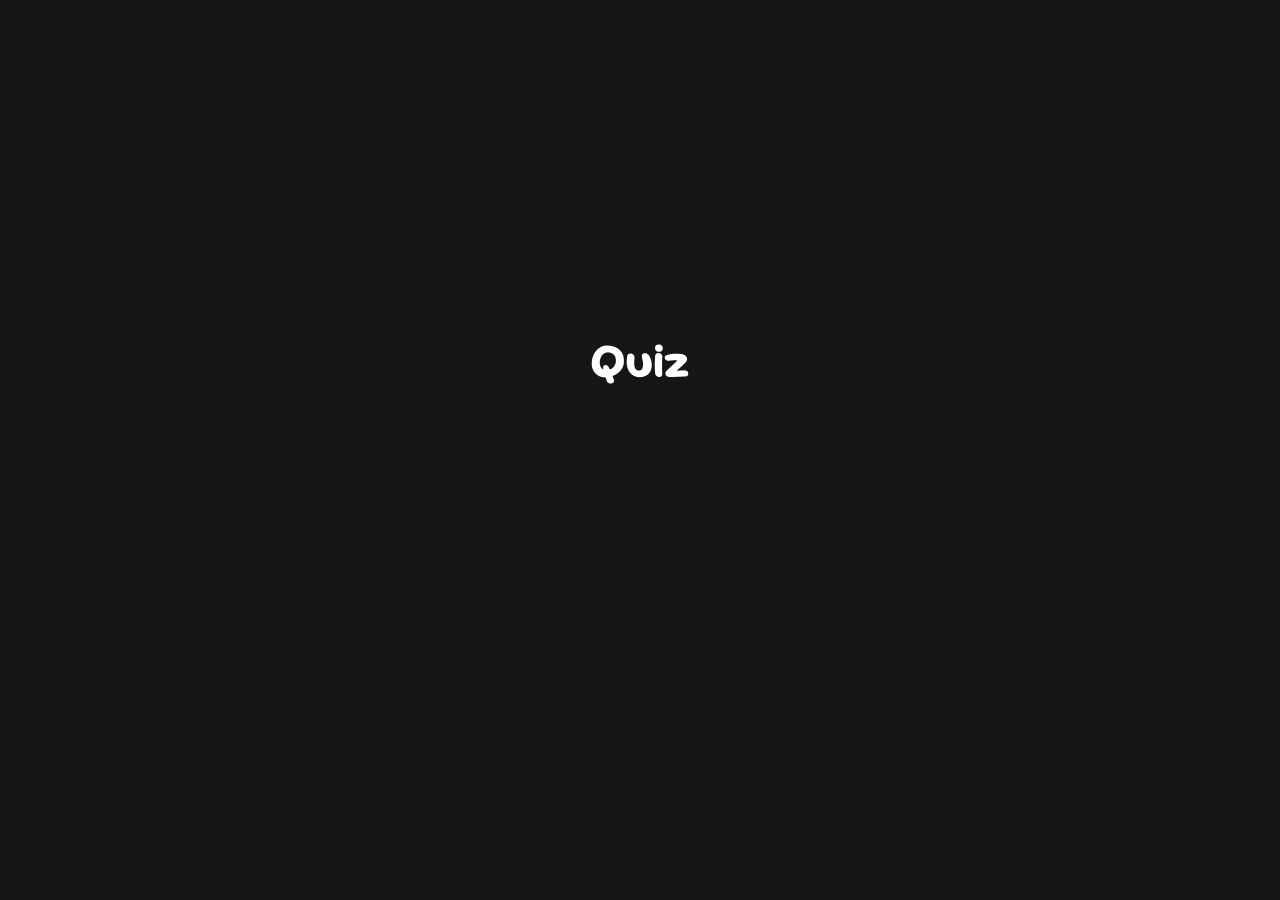
<file: index.html>
<!DOCTYPE html>
<html>

    <head>
        <link rel="shortcut icon" href="coding.png" type="image/png">
        <title>Quiz App</title>
        <link rel="stylesheet" href="style.css">
        <link rel="stylesheet" href="splashscreen.css">
        <link rel="stylesheet" href="https://cdnjs.cloudflare.com/ajax/libs/font-awesome/5.15.3/css/all.min.css">
    </head>

    <body>
        <!-- Splash Screen -->
        <div class="intro-ss">
            <h1 class="logo-header-ss">
                <span class="logo-ss">Qu</span><span class="logo-ss">iz</span>
            </h1>
        </div>
        <main class="main">
            <header class="header">
                <a href="index.html" class="logo">Quiz</a>

                <nav class="navbar-about">
                    <a href="about.html">About</a>
                </nav>
                <nav class="navbar-help">
                    <a href="help.html">Help</a>
                </nav>
            </header>

            <div class="container">
                <section class="quiz-section">
                    <div class="quiz-box">
                        <h1 class="quiz-category">Quiz App</h1>
                        <div class="quiz-header">
                            <span class="header-score">Score: 0 / 5</span>
                        </div>

                        <h2 class="question-text"></h2>

                        <div class="option-list">
                            <!-- The Below Code is Quiz Options demo while building -->
                            <!-- <div class="option">
                            <span>A. Jack</span>
                        </div>
                        <div class="option">
                            <span>B. Shuva</span>
                        </div>
                        <div class="option">
                            <span>C. Ram</span>
                        </div>
                        <div class="option">
                            <span>D. Hari</span>
                        </div> -->
                        </div>

                        <div class="quiz-footer">
                            <span class="question-total">1 of 5 Questions</span>
                            <button class="next-btn">Next</button>
                        </div>
                    </div>

                    <div class="result-box">
                        <h2>Quiz Result!</h2>
                        <div class="percentage-container">
                            <div class="circular-progress">
                                <span class="progress-value">0%</span>
                            </div>

                            <span class="score-text">Your Score 0 out of 5</span>
                        </div>

                        <div class="buttons">
                            <button class="tryAgain-btn">Try Again</button>
                            <button class="goHome-btn">Go To Home</button>
                        </div>
                    </div>
                </section>

                <section class="home">
                    <div class="home-content">
                        <p>Wanna Test Your IQ?</p>
                        <button class="start-btn">Get Started</button>
                    </div>
                </section>
            </div>
        </main>

        <div class="popup-info">
            <h2>Choose a Catogery</h2>
            <button class="info science-cat"><i class="fas fa-flask"></i> Science</button>
            <button class="info maths-cat"><i class="fas fa-square-root-alt"></i> Mathematics</button>
            <button class="info english-cat"><i class="fas fa-book"></i> English</button>
            <button class="info general-cat"><i class="fas fa-globe"></i> General</button>
            <button class="info physics-cat"><i class="fas fa-atom"></i> Physics</button>
            <button class="info computer-cat"><i class="fas fa-laptop-code"></i> Computer</button>
            <button class="info random-cat rapid-cat"><i class="fas fa-bolt"></i>Random</button>

            <div class="btn-group">
                <button class="info-btn exit-btn">Exit Quiz</button>
                <a href="#" class="info-btn continue-btn">Continue</a>
            </div>
        </div>

        <script src="splashscreen.js"></script>
        <script src="script.js"></script>
        <script src="questions.js"></script>
    </body>

    </html>
</file>
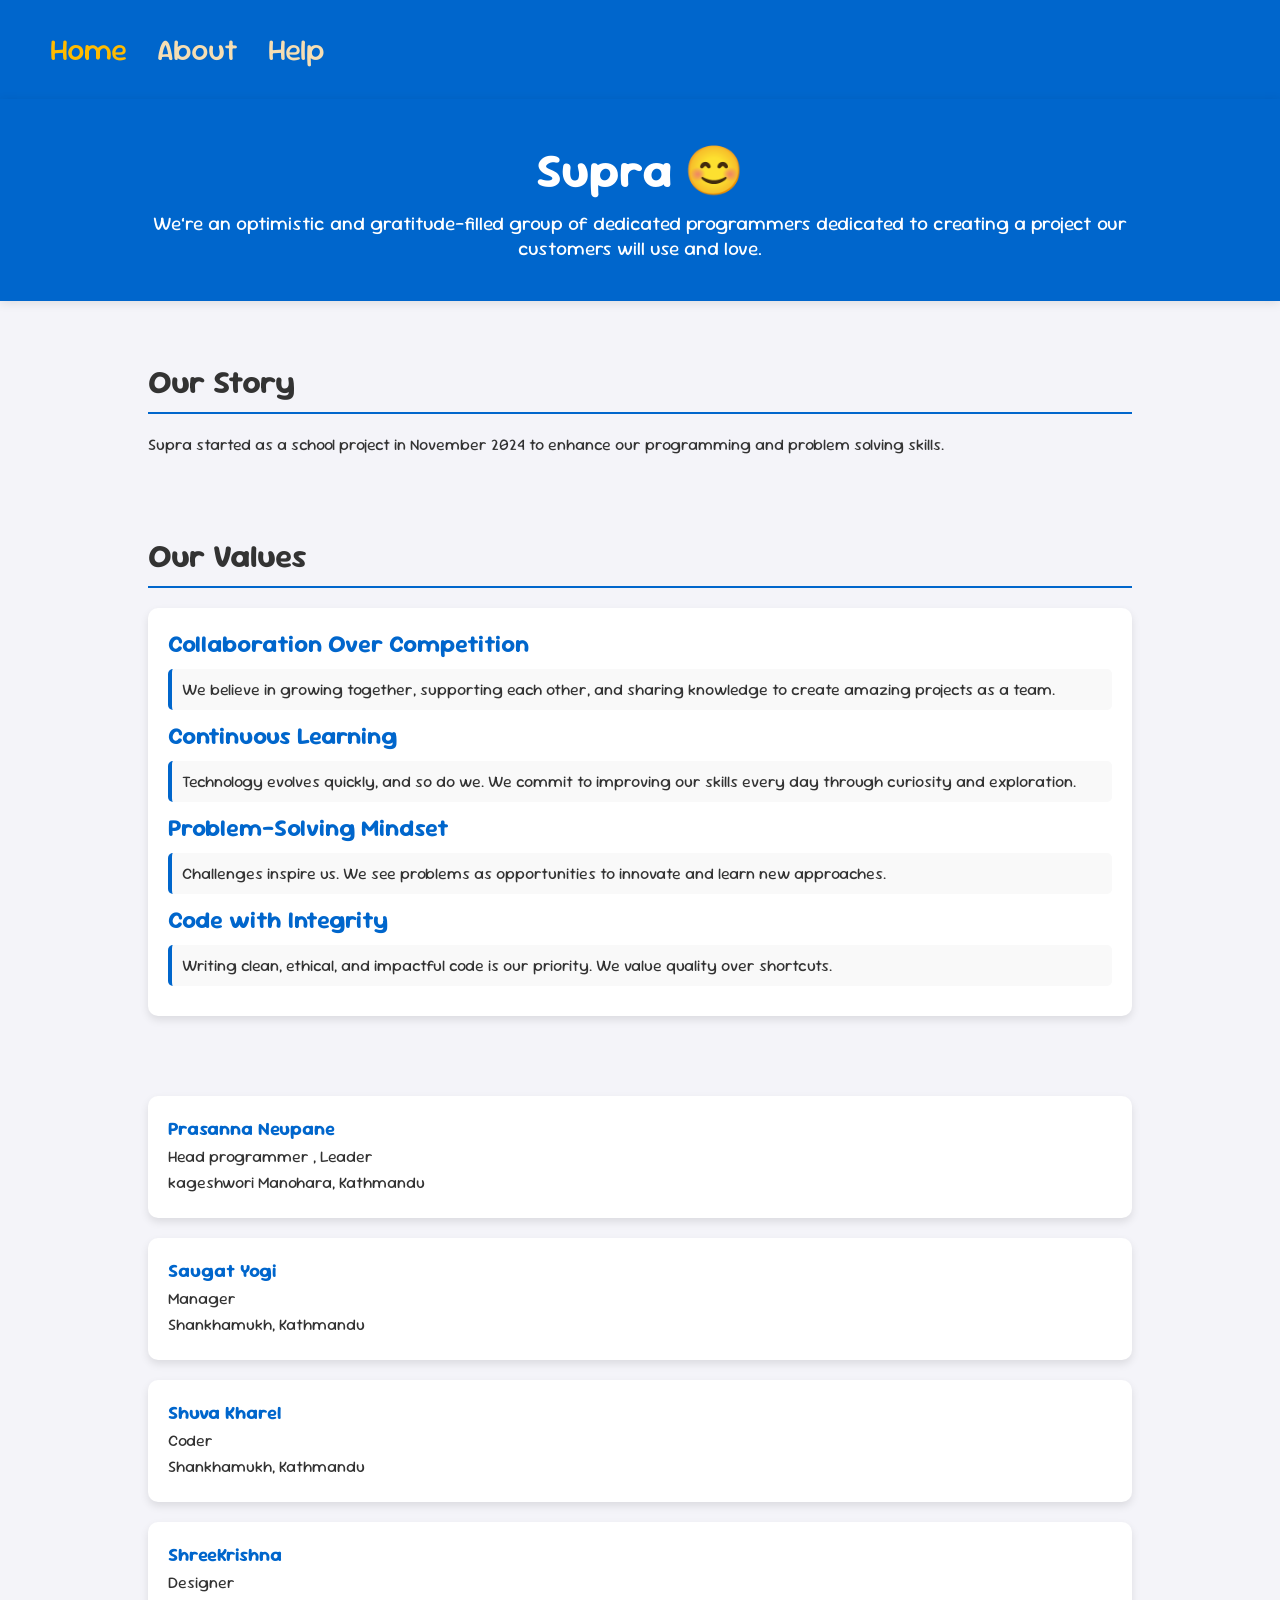
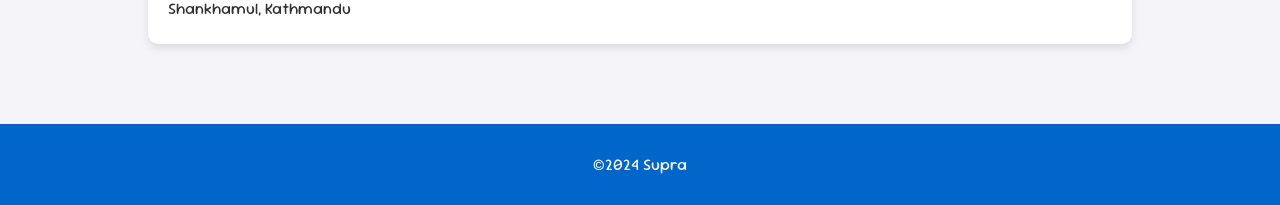
<file: about.html>
<!DOCTYPE html>
<html lang="en">

<head>
    <title>SuPra | About Us</title>
    <link rel="stylesheet" href="about.css">
</head>

<body>
    <header class="header">
        <nav class="navbar">
            <a href="index.html" class="active">Home</a>
            <a href="about.html">About</a>
            <a href="help.html">Help</a>
        </nav>
    </header>
    <header class="header">
        <div class="container">
            <h1><big>Supra 😊</big></h1>
            <p>We’re an optimistic and gratitude-filled group of dedicated programmers dedicated to creating a
                project our customers will use and love.</p>
        </div>
    </header>

    <section class="our-story">
        <div class="container">
            <h2>Our Story</h2>
            <p>Supra started as a school project in November 2024 to enhance our programming and problem solving
                skills.</p>
        </div>
    </section>

    <section class="values">
        <div class="container">
            <h2>Our Values</h2>
            <div class="value">
                <h3>Collaboration Over Competition</h3>
                <ul>
                    <li>We believe in growing together, supporting each other, and sharing knowledge to create
                        amazing projects as a team.</li>
                </ul>

                <h3>Continuous Learning</h3>
                <ul>
                    <li> Technology evolves quickly, and so do we. We commit to improving our skills every day
                        through curiosity and exploration.
                    </li>
                </ul>

                <h3>Problem-Solving Mindset</h3>
                <ul>
                    <li> Challenges inspire us. We see problems as opportunities to innovate and learn new
                        approaches.
                    </li>
                </ul>

                <h3> Code with Integrity </h3>
                <ul>
                    <li> Writing clean, ethical, and impactful code is our priority. We value quality over
                        shortcuts.

                    </li>
                </ul>

            </div>

    </section>

    <section class="team">
        <div class="container">
            <div class="team-member">
                <h3>Prasanna Neupane</h3>
                <p>Head programmer , Leader</p>
                <p>kageshwori Manohara, Kathmandu</p>
            </div>
            <div class="team-member">
                <h3>Saugat Yogi</h3>
                <p>Manager</p>
                <p>Shankhamukh, Kathmandu</p>
            </div>
            <div class="team-member">
                <h3>Shuva Kharel</h3>
                <p>Coder</p>
                <p>Shankhamukh, Kathmandu</p>
            </div>
            <div class="team-member">
                <h3>ShreeKrishna</h3>
                <p>Designer</p>
                <p>Shankhamul, Kathmandu</p>
            </div>
        </div>
    </section>

    <footer class="footer">
        <div class="container">
            <p>©2024 Supra</p>
        </div>
    </footer>
</body>

</html>

</body>

</html>
</file>
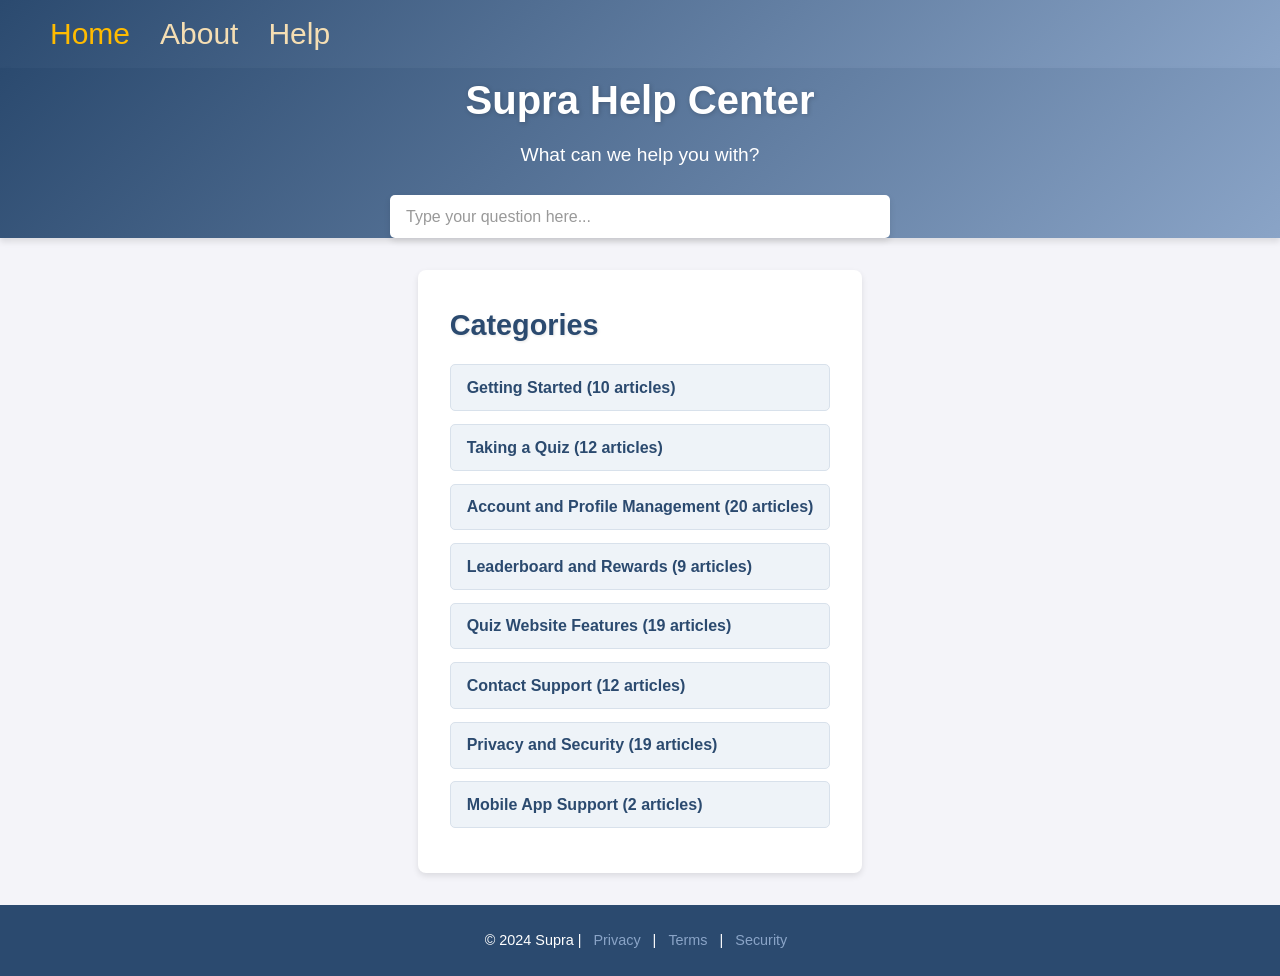
<file: help.html>
<!DOCTYPE html>
<html lang="en">

<head>
    <meta charset="UTF-8">
    <meta name="viewport" content="width=device-width, initial-scale=1.0">
    <title>Supra Help Center</title>
    <link rel="stylesheet" href="help.css">
</head>

<body>
    <header class="header">
        <nav class="navbar">
            <a href="index.html" class="active">Home</a>
            <a href="about.html">About</a>
            <a href="help.html">Help</a>
        </nav>
    </header>
    <header>
        <h1>Supra Help Center</h1>
        <p>What can we help you with?</p>
        <input type="text" placeholder="Type your question here...">
    </header>
    <main>
        <section>
            <h2>Categories</h2>
            <ul>
                <li><a href="#">Getting Started (10 articles)</a></li>
                <li><a href="#">Taking a Quiz (12 articles)</a></li>
                <li><a href="#">Account and Profile Management (20 articles)</a></li>
                <li><a href="#">Leaderboard and Rewards (9 articles)</a></li>
                <li><a href="#">Quiz Website Features (19 articles)</a></li>
                <li><a href="#">Contact Support (12 articles)</a></li>
                <li><a href="#">Privacy and Security (19 articles)</a></li>
                <li><a href="#">Mobile App Support (2 articles)</a></li>
            </ul>
        </section>
    </main>
    <footer>
        <p>&copy; 2024 Supra | <a href="#">Privacy</a> | <a href="#">Terms</a> | <a href="#">Security</a></p>
    </footer>
</body>

</html>
</file>
<file: style.css>
@import url('https://fonts.googleapis.com/css2?family=Sour+Gummy:ital,wght@0,100..900;1,100..900&display=swap');

* {
    margin: 0;
    padding: 0;
    font-family: "Sour Gummy", sans-serif;
    box-sizing: border-box;
    text-decoration: none;
}

body {
    color: #fff;
    background: black;
    overflow: hidden;
}

.header {
    position: fixed;
    top: 0;
    left: 0;
    width: 100%;
    padding: 20px 10%;
    background: transparent;
    display: flex;
    justify-content: space-between;
    align-items: center;
    z-index: 100;
}

.header img {
    margin-left: -100px;
    height: 150px;
    width: 150px;
}

.header .logo {
    color: #fff;
    margin-top: 60px;
    font-size: 50px;
    font-weight: 700;
    filter: drop-shadow(0 0 5px white) brightness(5);
    transition: 500ms ease-in-out;
}

.header .logo:hover {
    font-size: 55px;
    font-weight: 700;
    filter: drop-shadow(0 0 5px blye) brightness(5);
}

.navbar-about {
    margin-left: 100px;
    margin-bottom: 20px;
    position: fixed;
    bottom: 0;
    left: 0;
    width: 100%;
    display: flex;
    justify-content: flex-start;
    padding: 10px 20px;
    background-color: transparent;
    z-index: 100;
}

.navbar-about a {
    font-size: 35px;
    color: #fff;
    text-decoration: none;
    font-weight: 500;
    margin-left: 20px;
}


.navbar-about a:hover,
.navbar a.active {
    transition: 0.5s;
    color: rgb(255, 187, 0);
}

.navbar-help {
    margin-bottom: 20px;
    margin-right: 100px;
    position: fixed;
    bottom: 0;
    right: 0;
    display: flex;
    justify-content: flex-end;
    padding: 10px 20px;
    background-color: transparent;
    z-index: 100;
}

.navbar-help a {
    font-size: 35px;
    color: #fff;
    text-decoration: none;
    font-weight: 500;
    margin-left: 20px;
}


.navbar-help a:hover,
.navbar a.active {
    transition: 0.5s;
    color: rgb(255, 187, 0);
}

.main {
    min-height: 100vh;
    background: url('background.jpeg') no-repeat;
    background-size: cover;
    background-position: center;
    pointer-events: auto;
    transition: 500ms ease;
}

.main::before {
    content: '';
    position: absolute;
    top: 0;
    left: 0;
    right: 0;
    bottom: 0;
    background: rgba(0, 0, 0, 0.5);
    pointer-events: none;
    transition: 500ms ease;
}

.main.active {
    filter: blur(15px);
    pointer-events: none;
}

.container {
    display: flex;
    height: 100vh;
    width: 200%;
}

.home {
    position: relative;
    left: -50%;
    width: 100%;
    display: flex;
    justify-content: center;
    align-items: center;
}

.home-content {
    max-width: 600px;
    display: flex;
    align-items: center;
    flex-direction: column;
}

.home-content p {
    text-align: center;
    color: #fff;
    font-size: 78px;
    font-weight: 700;
    text-shadow: 0 0 10px rgba(0, 0, 0, 0, 0.3);
}

.home-content .start-btn {
    margin-top: 20px;
    transition: 500ms;
    width: 190px;
    height: 55px;
    background: #2b9348;
    border: 2px solid #fff;
    outline: none;
    border-radius: 6px;
    box-shadow: 0 0 10px rgb(18, 153, 194);
    font-size: 30px;
    color: #fff;
    letter-spacing: 1px;
    font-weight: 600;
    cursor: pointer;
}

.home-content .start-btn:hover {
    background: rgb(3, 102, 133);
    box-shadow: none;

}

.popup-info {
    position: absolute;
    top: 50%;
    left: 50%;
    transform: translate(-50%, -50%) scale(0.9);
    width: 500px;
    background: #fff;
    border-radius: 6px;
    padding: 10px 25px;
    opacity: 0;
    pointer-events: none;
}

.popup-info.active {
    opacity: 1;
    pointer-events: auto;
    transform: translate(-50%, -50%) scale(1);
}

.popup-info h2 {
    font-size: 40px;
    color: black;
    margin-bottom: 20px;
}

.popup-info .info {
    margin: 6px;
    display: inline-block;
    justify-content: center;
    align-items: center;
    width: 130px;
    height: 45px;
    background-color: #ccc9dc;
    border: 2px solid #ccc9dc;
    outline: none;
    border-radius: 6px;
    text-decoration: none;
    font-size: 16px;
    color: black;
    font-weight: 600;
    box-shadow: 0 0 10px rgba(0, 0, 0, 0, 0.1);
    cursor: pointer;
    transition: 500ms ease;
}

.popup-info .active {
    background: #332b63;
    border-color: #332b63;
    color: #fff;
    transition: 500ms ease;
}

.popup-info .info:hover {
    background: #332b63;
    border-color: #332b63;
    color: #fff;
    transition: 500ms ease;
}

.popup-info .random-cat {
    padding: 30px 30px;
    margin-left: auto;
    margin-right: auto;
    text-align: center;
    display: flex;
    background: rgba(236, 38, 38, 0.5);
    border-color: rgba(236, 38, 38, 0.5);
}


.popup-info .random-cat:hover {
    background: rgba(247, 21, 21, 0.884);
    border-color: rgba(247, 21, 21, 0.884);
}

.popup-info .random-active {
    background: rgba(247, 21, 21, 0.884);
    border-color: rgba(247, 21, 21, 0.884);
}

.popup-info .btn-group {
    display: flex;
    justify-content: space-between;
    align-items: center;
    margin-top: 30px;
}

.popup-info .btn-group .info-btn {
    display: inline-flex;
    justify-content: center;
    align-items: center;
    width: 130px;
    height: 45px;
    background-color: transparent;
    border: 2px solid black;
    outline: none;
    border-radius: 6px;
    text-decoration: none;
    font-size: 16px;
    color: black;
    font-weight: 600;
    box-shadow: 0 0 10px rgba(0, 0, 0, 0, 0.1);
    cursor: pointer;
}

.popup-info .btn-group .exit-btn {
    border: 2px solid black;
    color: #cf0d0d;
}

.popup-info .btn-group .exit-btn:hover {
    background: #cf0d0d;
    border-color: #cf0d0d;
    color: #fff;
}

.popup-info .btn-group .continue-btn {
    pointer-events: none;
}

.popup-info .btn-group .continue-btn.active {
    pointer-events: auto;
    background: #70e000;
    border-color: #70e000;
    color: #fff;
}

.popup-info .btn-group .continue-btn.rapid-active {
    pointer-events: auto;
    background: rgb(255, 0, 0);
    border-color: rgb(255, 0, 0);
    color: #fff;
}

.quiz-section {
    position: relative;
    left: -50%;
    width: 100%;
    background: linear-gradient(45deg, #000047, rgb(48, 1, 48));
    display: flex;
    justify-content: center;
    align-items: center;
    z-index: 100;
    transition: 800ms ease-in-out;
    transition-delay: 250ms;
    z-index: 100;
}

.quiz-section.active {
    left: 0;
}

.quiz-section .quiz-box {
    position: relative;
    width: 500px;
    background: transparent;
    border: 2px solid blueviolet;
    border-radius: 6px;
    display: flex;
    flex-direction: column;
    padding: 20px 30px;
    opacity: 0;
    pointer-events: none;
    transform: scale(0.9);
    transition: 300ms ease;
    transition-delay: 0s;
}

.quiz-section .quiz-box.active {
    background: black;
    opacity: 100;
    pointer-events: auto;
    transform: scale(1);
    transition: 1s ease;
    transition-delay: 1s;
}

.quiz-box h1 {
    font-size: 32px;
    text-align: center;
    background: linear-gradient(45deg, rgb(48, 1, 48), #000047);
    border-radius: 6px;
}

.quiz-box .quiz-header {
    display: flex;
    justify-content: space-between;
    align-items: center;
    padding: 20px 0;
    border-bottom: 2px solid grey;
    margin-bottom: 30px;
}

.quiz-header span {
    font-size: 18px;
    font-weight: 500;
}

.quiz-header .header-score {
    background: linear-gradient(135deg, rgb(48, 1, 48), #000047);
    ;
    border-radius: 3px;
    padding: 7px;
}

.quiz-box .question-text {
    font-size: 24px;
    font-weight: 600;
}

.option-list .option {
    width: 100%;
    padding: 12px;
    background: transparent;
    border: 2px solid blueviolet;
    border-radius: 4px;
    font-size: 17px;
    margin: 15px 0;
    cursor: pointer;
    transition: 300ms;
}

.option-list .option:hover {
    background: rgba(255, 255, 255, 0.1);
    border-color: rgba(255, 255, 255, 0.1);
}

.option-list .option.correct {
    background: rgba(255, 255, 255, 0.09);
    color: #15db5e;
    border-color: #15db5e;
}

.option-list .option.incorrect {
    background: rgba(255, 255, 255, 0.09);
    color: #db1515;
    border-color: #db1515;
}

.option-list .option.disable {
    pointer-events: none;
}

.quiz-box .quiz-footer {
    display: flex;
    justify-content: space-between;
    align-items: center;
    border-top: 2px solid blueviolet;
    padding-top: 20px;
    margin-top: 25px;
}

.quiz-footer .question-total {
    font-size: 16px;
    font-weight: 600;
}

.quiz-footer .next-btn {
    width: 100px;
    height: 45px;
    background-color: rgba(255, 255, 255, 0.1);
    border: 2px solid rgba(255, 255, 255, 0.1);
    outline: none;
    border-radius: 6px;
    font-size: 16px;
    color: rgba(255, 255, 255, 0.3);
    font-weight: 600;
    cursor: pointer;
    pointer-events: none;
    transition: 500ms;
}

.quiz-footer .next-btn.active {
    pointer-events: auto;
    background: rgb(47, 255, 47);
    color: #fff;
}

.quiz-box .next-btn.active:hover {
    background: rgb(47, 255, 47);
}

.quiz-section .result-box {
    position: absolute;
    top: 50%;
    left: 50%;
    transform: translate(-50%, -50%) scale(0.9);
    width: 500px;
    background: transparent;
    border: 2px solid wheat;
    border-radius: 6px;
    padding: 20px;
    display: flex;
    flex-direction: column;
    align-items: center;
    opacity: 0;
    pointer-events: none;
    transition: 0.3s ease;
}

.quiz-section .result-box.active {
    opacity: 1;
    pointer-events: auto;
    transform: translate(-50%, -50%) scale(1);
}

.result-box h2 {
    font-size: 52px;
}

.result-box .percentage-container {
    width: 300px;
    display: flex;
    flex-direction: column;
    align-items: center;
    margin: 20px 0 40px;
}

.percentage-container .circular-progress {
    position: relative;
    width: 250px;
    height: 250px;
    background: conic-gradient(#2ba0ee 3.6deg, rgba(255, 255, 255, 0.1) 0deg);
    border-radius: 50%;
    display: flex;
    justify-content: center;
    align-items: center;
}

.percentage-container .circular-progress::before {
    content: '';
    position: absolute;
    width: 210px;
    height: 210PX;
    background: rgb(10, 0, 68);
    border-radius: 50%;
}

.circular-progress .progress-value {
    position: relative;
    font-size: 45px;
    font-weight: 600;
}

.percentage-container .score-text {
    font-size: 26px;
    font-weight: 600;
    margin-top: 20px;
}

.result-box .buttons {
    display: flex;
}

.buttons button {
    width: 130px;
    height: 47px;
    background: wheat;
    border: 2px solid wheat;
    border-radius: 6px;
    outline: none;
    font-size: 16px;
    color: #fff;
    font-weight: 600;
    margin: 0 20px 20px;
    cursor: pointer;
    transition: 500ms;
}

.buttons button:nth-child(1):hover {
    background: #b18f52;
    border-color: #b18f52;
}


.buttons button:nth-child(2) {
    background: transparent;
    color: wheat;
}

.buttons button:nth-child(2):hover {
    background: wheat;
    color: #fff;
}
</file>
<file: splashscreen.css>
* {
    margin: 0;
    padding: 0;
    box-sizing: border-box;
    font-family: "Sour Gummy", sans-serif;
}

header {
    position: relative;
    left: 0;
    top: 0;
    width: 100%;
    height: 80px;
}

header h4 {
    position: absolute;
    left: 10%;
    bottom: 1rem;
    font-size: 1.6rem;
}

.intro-ss {
    position: fixed;
    z-index: 1;
    left: 0;
    top: 0;
    width: 100%;
    height: 100vh;
    background-color: #161616;
    transition: 1s;
}

.logo-header-ss {
    position: absolute;
    top: 40%;
    left: 50%;
    transform: translate(-50%, -50%);
    color: #ffffff;
    display: flex; /* Use flexbox for proper alignment */
    justify-content: center; /* Center the logo horizontally */
    align-items: center; /* Center the logo vertically */
}

.logo-ss {
    position: relative;
    display: inline-block;
    opacity: 0;
    transition: ease-in-out 0.5s;
    font-size: 3rem; /* Adjust font size if necessary */
}

.logo-ss.active {
    opacity: 1;
    transition: ease-in-out 0.5s;
}

.logo-ss.fade {
    opacity: 0;
    transition: ease-in-out 0.5s;
}
</file>
<file: about.css>
/* General Styles */
@import url('https://fonts.googleapis.com/css2?family=Sour+Gummy:ital,wght@0,100..900;1,100..900&display=swap');

* {
    margin: 0;
    padding: 0;
    font-family: "Sour Gummy", sans-serif;
    box-sizing: border-box;
    text-decoration: none;
}

body,
html {
    margin: 0;
    padding: 0;
    background-color: #f4f4f9;
    color: #333;
}

.navbar {
    position: relative;
    top: 0;
    left: 0;
    width: auto;
    display: flex;
    justify-content: flex-start;
    padding: 10px 20px;
    background-color: transparent;
    z-index: 100;
}

.navbar a {
    font-size: 30px;
    color: wheat;
    text-decoration: none;
    font-weight: 500;
    margin-left: 30px;
}

.navbar a:hover,
.navbar a.active {
    transition: 0.5s;
    color: rgb(255, 187, 0);
}

.container {
    width: 80%;
    margin: 0 auto;
    padding: 20px;
}

.header {
    background-color: #0066cc;
    color: white;
    padding: 20px 0;
    text-align: center;
    box-shadow: 0 2px 10px rgba(0, 0, 0, 0.1);
}

.header h1 {
    margin: 0;
    font-size: 2.5em;
}

.header p {
    margin: 10px 0 0;
    font-size: 1.2em;
}

section {
    margin: 40px 0;
}

h2 {
    font-size: 2em;
    border-bottom: 2px solid #0066cc;
    padding-bottom: 10px;
    margin-bottom: 20px;
}

.value {
    background-color: white;
    border-radius: 10px;
    box-shadow: 0 4px 8px rgba(0, 0, 0, 0.1);
    padding: 20px;
}

.value h3 {
    font-size: 1.5em;
    color: #0066cc;
    margin-bottom: 10px;
}

.value ul {
    list-style: none;
    padding: 0;
}

.value ul li {
    background: #f9f9f9;
    border-left: 4px solid #0066cc;
    margin-bottom: 10px;
    padding: 10px;
    border-radius: 5px;
}

.team-member {
    background-color: white;
    border-radius: 10px;
    box-shadow: 0 4px 8px rgba(0, 0, 0, 0.1);
    padding: 20px;
    margin-bottom: 20px;
}

.team-member h3 {
    margin-top: 0;
    color: #0066cc;
}

.team-member p {
    margin: 5px 0;
}

.footer {
    background-color: #0066cc;
    color: white;
    text-align: center;
    padding: 10px 0;
    position: relative;
    bottom: 0;
    width: 100%;
}

.footer a {
    color: #ffd700;
    text-decoration: none;
    margin: 0 10px;
}

.footer a:hover {
    text-decoration: underline;
}

@media (max-width: 768px) {
    .container {
        width: 90%;
    }

    .header h1 {
        font-size: 2em;
    }

    .header p {
        font-size: 1em;
    }

    .value h3 {
        font-size: 1.2em;
    }

    h2 {
        font-size: 1.5em;
    }
}
</file>
<file: help.css>
* {
    margin: 0;
    padding: 0;
    box-sizing: border-box;
    font-family: 'Arial', sans-serif;
}

.navbar {
    position: relative;
    top: 0;
    left: 0;
    width: auto;
    display: flex;
    justify-content: flex-start;
    padding: 10px 20px;
    background-color: transparent;
    z-index: 100;
}

/* Navbar links */
.navbar a {
    font-size: 30px;
    color: wheat;
    text-decoration: none;
    font-weight: 500;
    margin-left: 30px;
}

.navbar a:hover,
.navbar a.active {
    transition: 0.5s;
    color: rgb(255, 187, 0);
}

body {
    line-height: 1.6;
    color: #333;
    background-color: #f4f4f9;
    display: flex;
    flex-direction: column;
    min-height: 100vh;
}

/* Header */
header {
    text-align: center;
    background: linear-gradient(135deg, #2b4a6f, #8aa4c7);
    color: #fff;
    box-shadow: 0 4px 6px rgba(0, 0, 0, 0.1);
}

header h1 {
    font-size: 2.5rem;
    margin-bottom: 0.5rem;
    text-shadow: 1px 1px 5px rgba(0, 0, 0, 0.2);
}

header p {
    font-size: 1.2rem;
    margin-bottom: 1.5rem;
}

header input[type="text"] {
    padding: 0.8rem 1rem;
    border: none;
    border-radius: 5px;
    width: 80%;
    max-width: 500px;
    font-size: 1rem;
    box-shadow: 0 3px 6px rgba(0, 0, 0, 0.1);
}

header input[type="text"]::placeholder {
    color: #999;
}

header input[type="text"]:focus {
    outline: none;
    box-shadow: 0 0 6px #fff;
    background-color: #eef3f8;
}

/* Main Section */
main {
    flex: 1;
    padding: 2rem;
    max-width: 800px;
    margin: auto;
}

main section {
    background: #fff;
    border-radius: 8px;
    box-shadow: 0 3px 6px rgba(0, 0, 0, 0.1);
    padding: 2rem;
}

main section h2 {
    font-size: 1.8rem;
    margin-bottom: 1rem;
    color: #2b4a6f;
    text-shadow: 1px 1px 3px rgba(0, 0, 0, 0.1);
}

main section ul {
    list-style: none;
    padding-left: 0;
}

main section ul li {
    margin-bottom: 0.8rem;
}

main section ul li a {
    display: block;
    padding: 0.6rem 1rem;
    background: #eef3f8;
    border: 1px solid #d8e1eb;
    border-radius: 5px;
    color: #2b4a6f;
    text-decoration: none;
    font-weight: 600;
    transition: background 0.3s, color 0.3s;
}

main section ul li a:hover {
    background: #2b4a6f;
    color: #fff;
    transform: scale(1.02);
    box-shadow: 0 2px 6px rgba(0, 0, 0, 0.2);
}

/* Footer */
footer {
    text-align: center;
    padding: 1.5rem;
    background: #2b4a6f;
    color: #fff;
    font-size: 0.9rem;
}

footer a {
    color: #8aa4c7;
    text-decoration: none;
    margin: 0 0.5rem;
}

footer a:hover {
    color: #eef3f8;
    text-decoration: underline;
}

/* Responsive Design */
@media (max-width: 768px) {
    header h1 {
        font-size: 2rem;
    }

    header input[type="text"] {
        width: 90%;
    }

    main {
        padding: 1rem;
    }

    main section {
        padding: 1.5rem;
    }
}

@media (max-width: 480px) {
    header h1 {
        font-size: 1.8rem;
    }

    header input[type="text"] {
        font-size: 0.9rem;
    }

    main section h2 {
        font-size: 1.5rem;
    }
}
</file>
